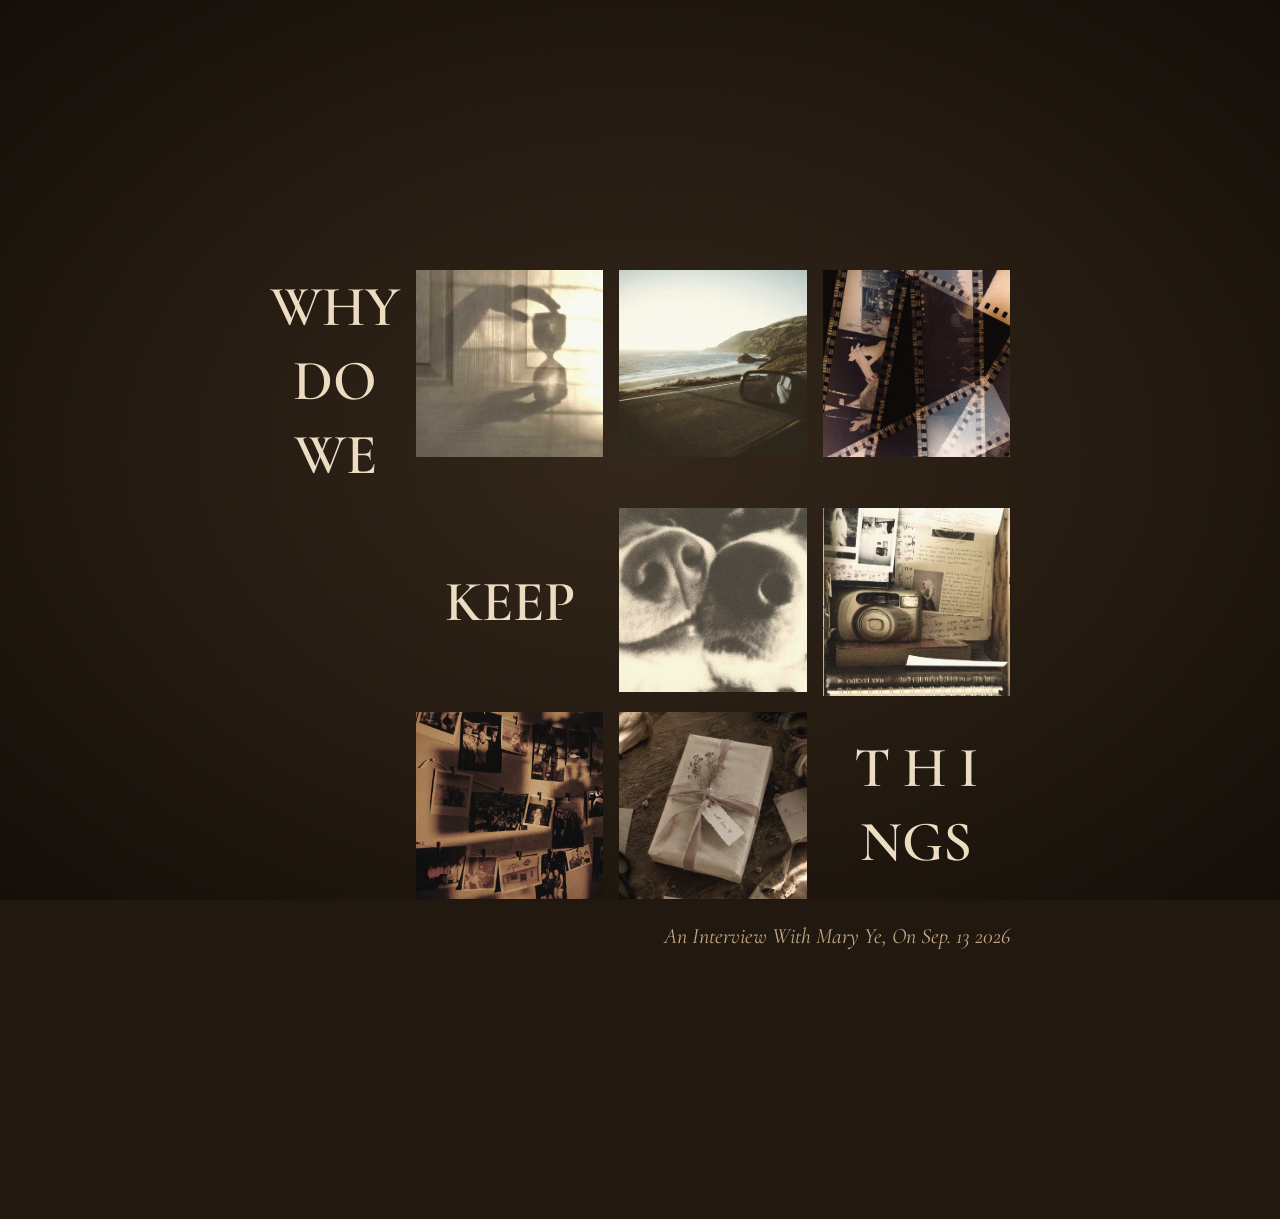
<file: index.html>
<!DOCTYPE html>
<html lang="en">
<head>
  <meta charset="UTF-8">
  <meta name="viewport" content="width=device-width, initial-scale=1.0">
  <title>Why Do We Keep Things, Interview with Mary</title>
  <link rel="stylesheet" href="style.css">
</head>

<body class="home">
  <div class="gallery">

    <div class="text-cell">WHY<br>DO<br>WE</div>

    <a href="legacy.html">
      <img src="legacy.jpg" alt="legacy">
    </a>
    <a href="travel.html">
      <img src="travel.jpg" alt="travel">
    </a>
    <a href="digital archive.html">
      <img src="digital archive.jpg" alt="digital archive">
    </a>

    <div class="spacer"></div>
    <div class="text-cell" style="justify-content:center;">KEEP</div>

    <a href="pets.html">
      <img src="pets.jpg" alt="pets">
    </a>
    <a href="why.html">
      <img src="why.jpg" alt="why">
    </a>

    <div class="spacer"></div>

    <a href="intimate memory.html">
      <img src="intimate momory.jpg" alt="Intimate Memory">
    </a>
    <a href="gift.html">
      <img src="gift.jpg" alt="gift">
    </a>

    <div class="text-cell" style="justify-content:center;">T&nbsp;H&nbsp;I<br>NGS</div>

  </div>
  <div class="caption">An Interview With Mary Ye, On Sep. 13 2026</div>
</body>
</html>
</file>
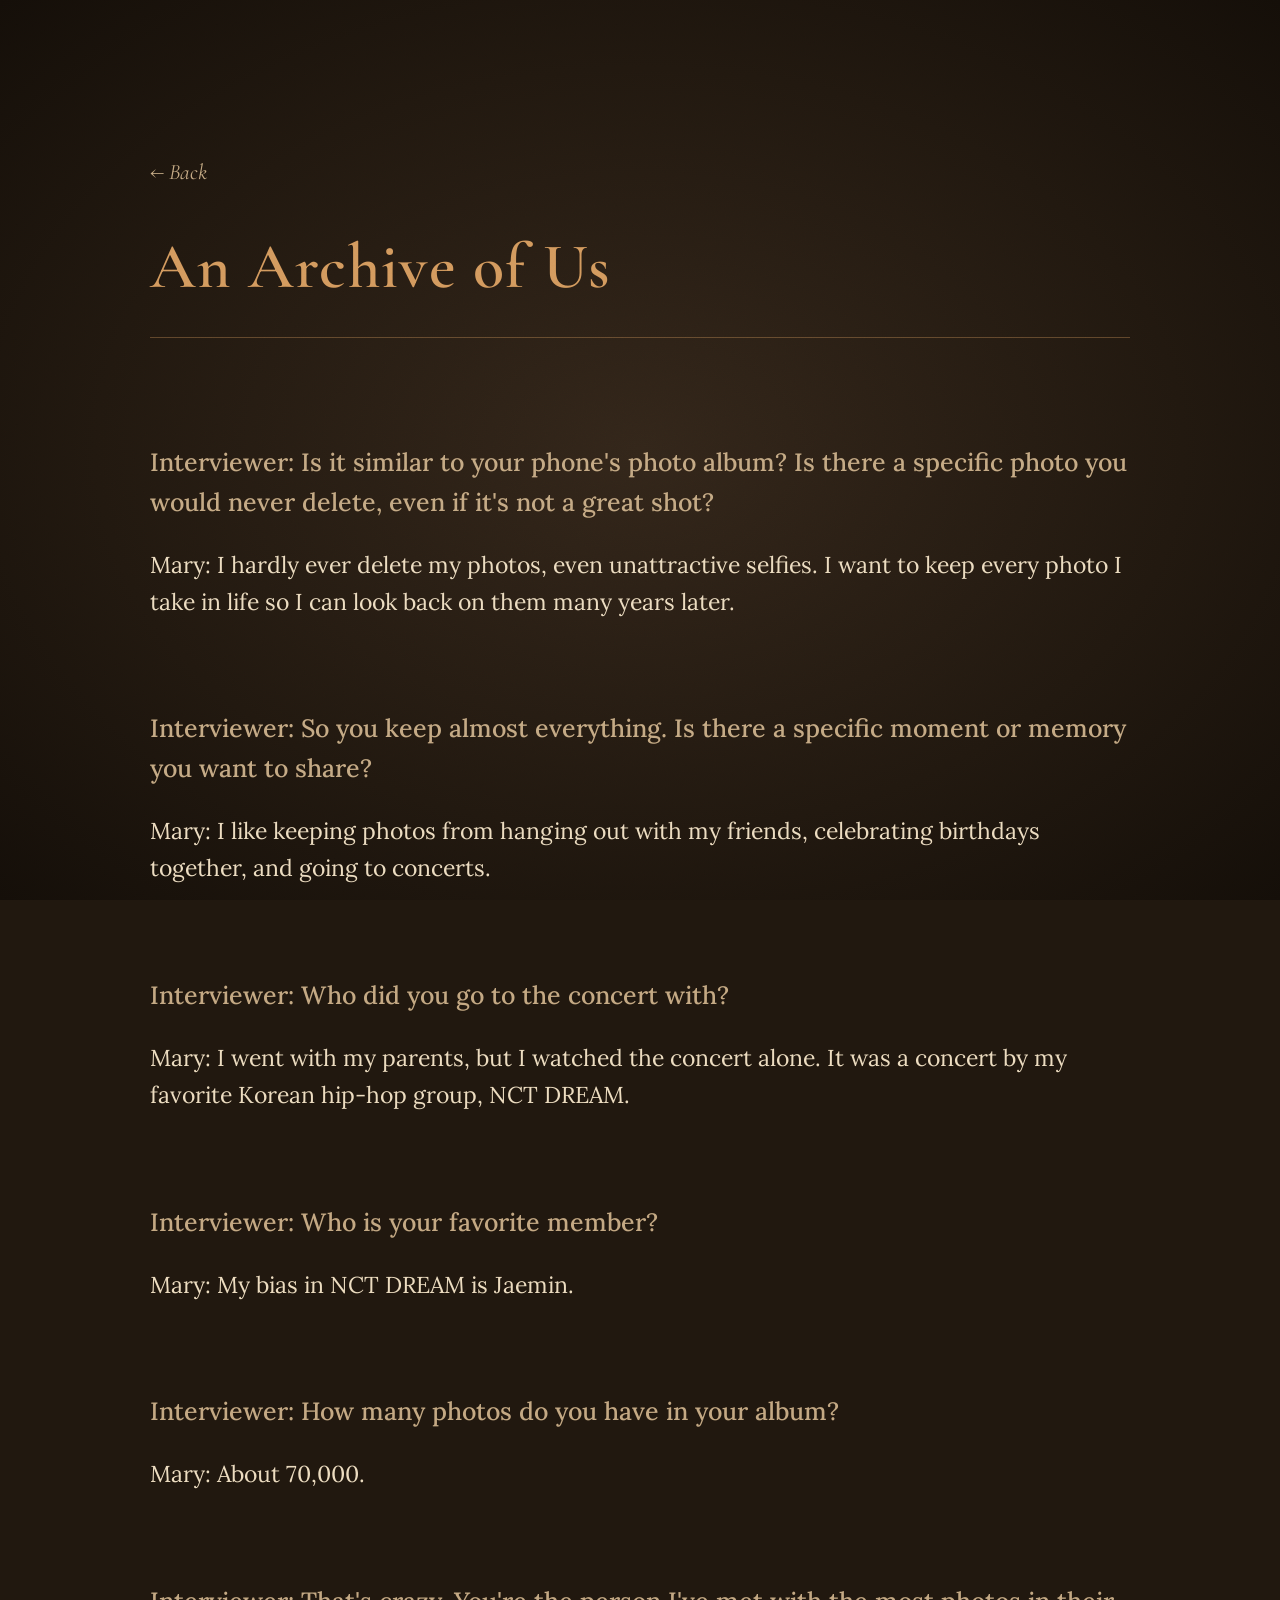
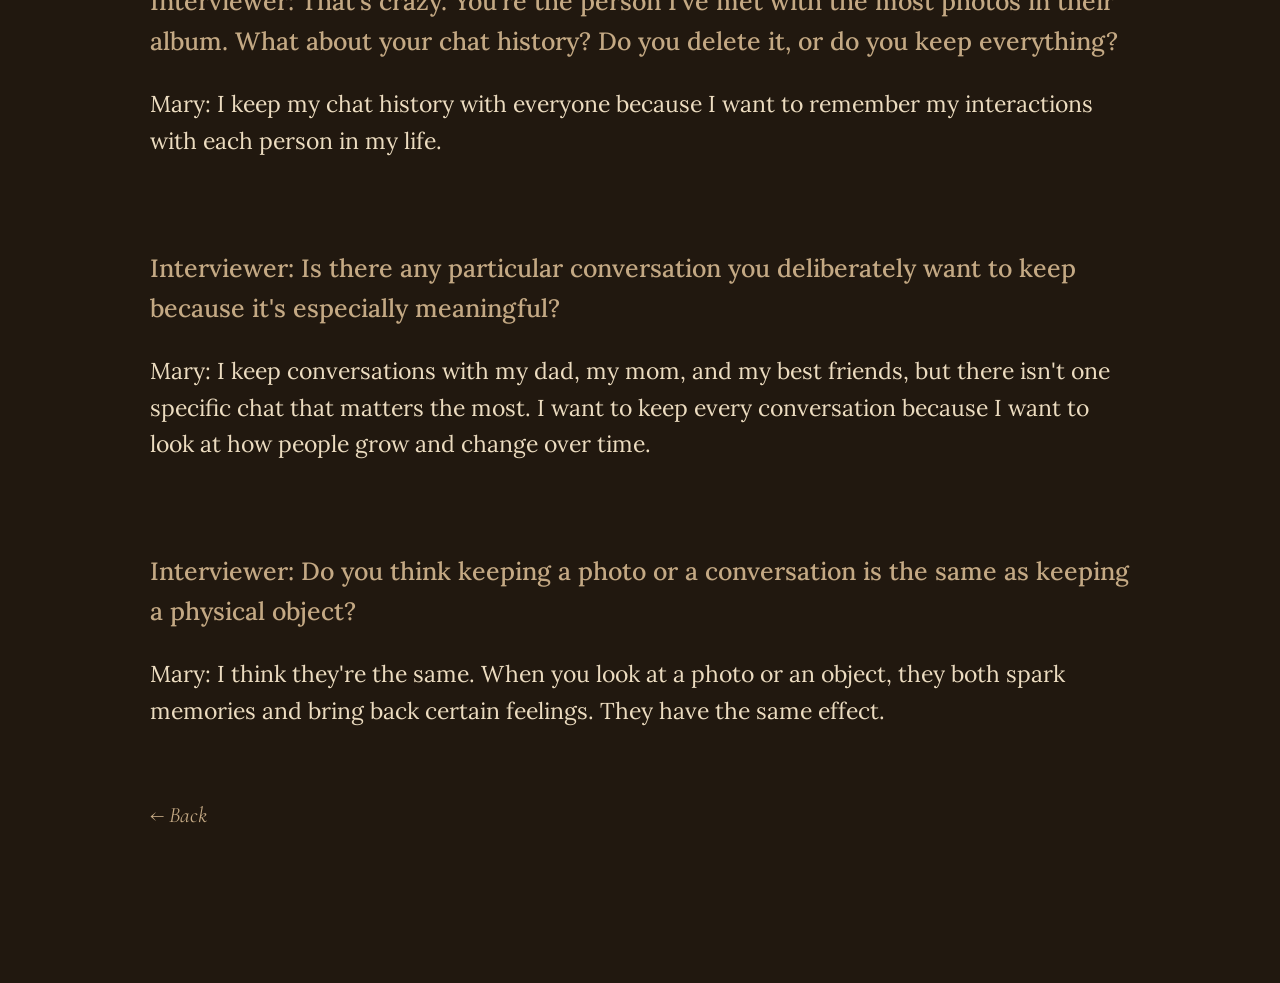
<file: digital archive.html>
<!DOCTYPE html>
<html lang="en">
<head>
  <meta charset="UTF-8">
  <meta name="viewport" content="width=device-width, initial-scale=1.0">
  <title>digital archive</title>
  <link rel="stylesheet" href="style.css">
</head>

<body class="interview">
  <a class="back" href="index.html">&larr; Back</a>
  <h1>An Archive of Us</h1>
  <br>
  <p class="q">Interviewer: Is it similar to your phone's photo album? Is there a specific photo you would never delete, even if it's not a great shot?</p>
  <p class="a">Mary: I hardly ever delete my photos, even unattractive selfies. I want to keep every photo I take in life so I can look back on them many years later.</p>
  <br>
  <p class="q">Interviewer: So you keep almost everything. Is there a specific moment or memory you want to share?</p>
  <p class="a">Mary: I like keeping photos from hanging out with my friends, celebrating birthdays together, and going to concerts.</p>
  <br>
  <p class="q">Interviewer: Who did you go to the concert with?</p>
  <p class="a">Mary: I went with my parents, but I watched the concert alone. It was a concert by my favorite Korean hip-hop group, NCT DREAM.</p>
  <br>
  <p class="q">Interviewer: Who is your favorite member?</p>
  <p class="a">Mary: My bias in NCT DREAM is Jaemin.</p>
  <br>
  <p class="q">Interviewer: How many photos do you have in your album?</p>
  <p class="a">Mary: About 70,000.</p>
  <br>
  <p class="q">Interviewer: That's crazy. You're the person I've met with the most photos in their album. What about your chat history? Do you delete it, or do you keep everything?</p>
  <p class="a">Mary: I keep my chat history with everyone because I want to remember my interactions with each person in my life.</p>
  <br>
  <p class="q">Interviewer: Is there any particular conversation you deliberately want to keep because it's especially meaningful?</p>
  <p class="a">Mary: I keep conversations with my dad, my mom, and my best friends, but there isn't one specific chat that matters the most. I want to keep every conversation because I want to look at how people grow and change over time.</p>
  <br>
  <p class="q">Interviewer: Do you think keeping a photo or a conversation is the same as keeping a physical object?</p>
  <p class="a">Mary: I think they're the same. When you look at a photo or an object, they both spark memories and bring back certain feelings. They have the same effect.</p>
  <br>
  <a class="back" href="index.html">&larr; Back</a>
</body>
</html>
</file>
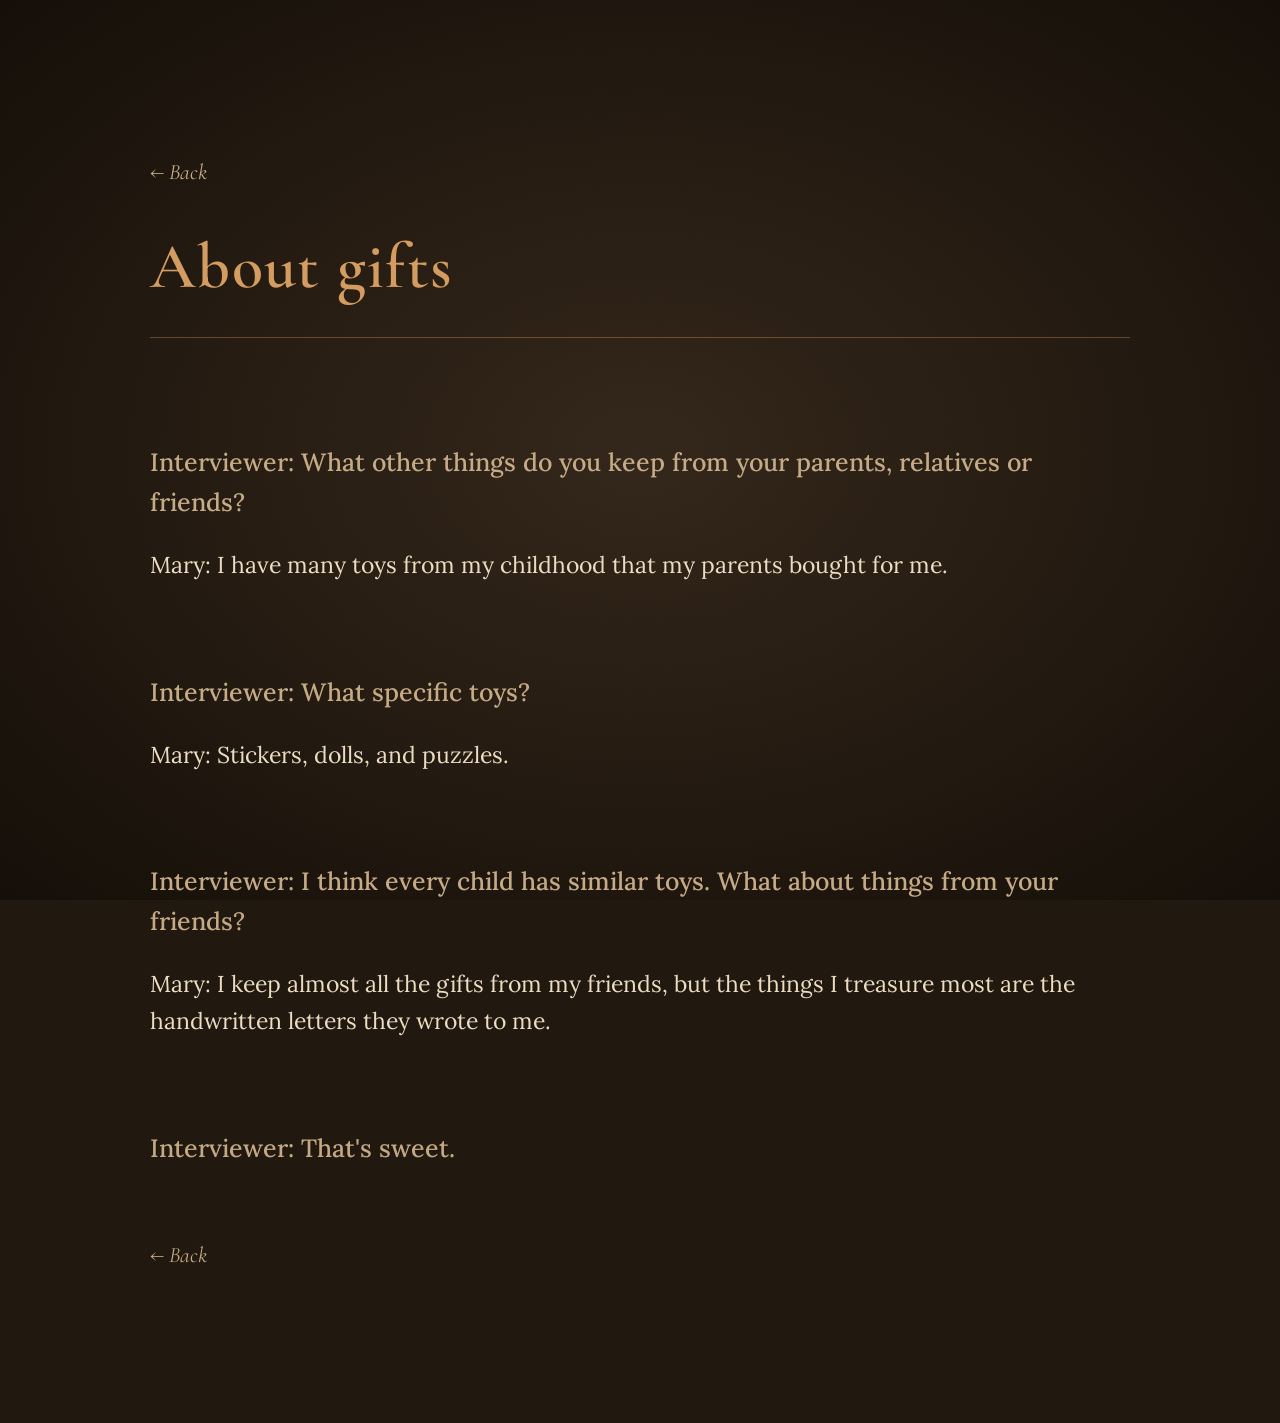
<file: gift.html>
<!DOCTYPE html>
<html lang="en">
<head>
  <meta charset="UTF-8">
  <meta name="viewport" content="width=device-width, initial-scale=1.0">
  <title>About gifts</title>
  <link rel="stylesheet" href="style.css">
</head>

<body class="interview">
  <a class="back" href="index.html">&larr; Back</a>
  <h1>About gifts</h1>
  <br>
  <p class="q">Interviewer: What other things do you keep from your parents, relatives or friends?</p>
  <p class="a">Mary: I have many toys from my childhood that my parents bought for me.</p>
  <br>
  <p class="q">Interviewer: What specific toys?</p>
  <p class="a">Mary: Stickers, dolls, and puzzles.</p>
  <br>
  <p class="q">Interviewer: I think every child has similar toys. What about things from your friends?</p>
  <p class="a">Mary: I keep almost all the gifts from my friends, but the things I treasure most are the handwritten letters they wrote to me.</p>
  <br>
  <p class="q">Interviewer: That's sweet.</p>
  <br>
  <a class="back" href="index.html">&larr; Back</a>
</body>
</html>
</file>
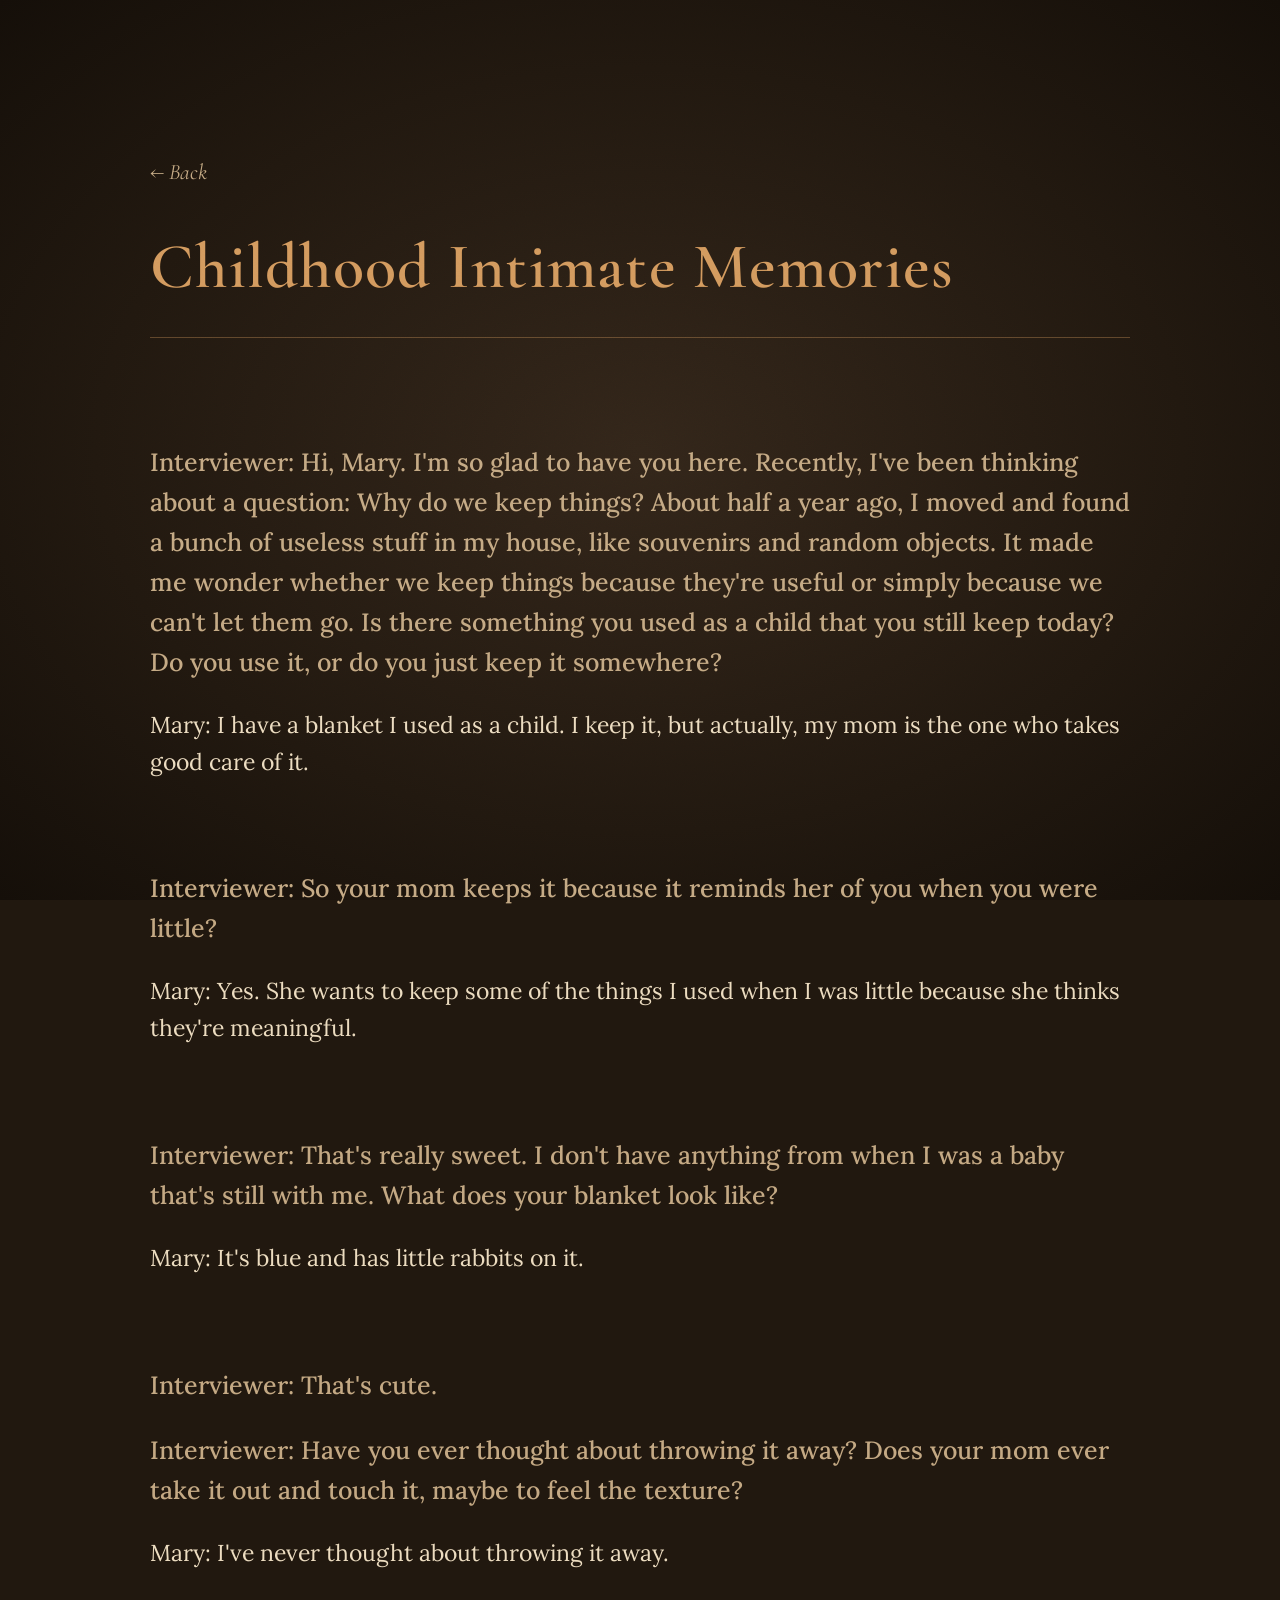
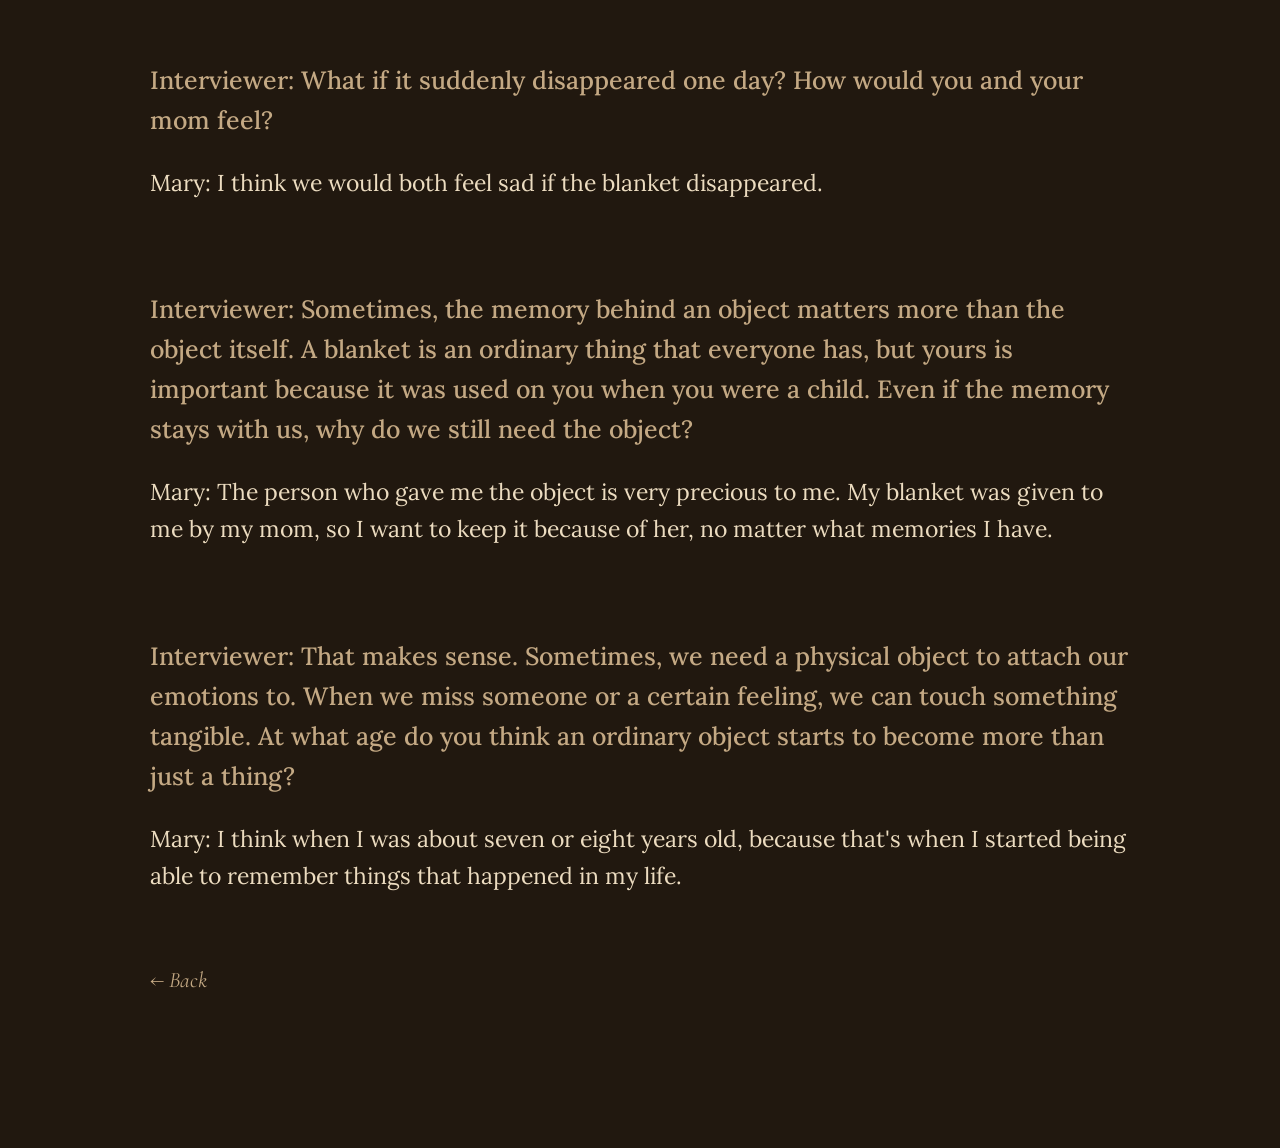
<file: intimate memory.html>
<!DOCTYPE html>
<html lang="en">
<head>
  <meta charset="UTF-8">
  <meta name="viewport" content="width=device-width, initial-scale=1.0">
  <title>Childhood Intimate Memories</title>
  <link rel="stylesheet" href="style.css">
</head>

<body class="interview">
  <a class="back" href="index.html">&larr; Back</a>
  <h1>Childhood Intimate Memories</h1>
  <br>
  <p class="q">Interviewer: Hi, Mary. I'm so glad to have you here. Recently, I've been thinking about a question: Why do we keep things? About half a year ago, I moved and found a bunch of useless stuff in my house, like souvenirs and random objects. It made me wonder whether we keep things because they're useful or simply because we can't let them go. Is there something you used as a child that you still keep today? Do you use it, or do you just keep it somewhere?</p>
  <p class="a">Mary: I have a blanket I used as a child. I keep it, but actually, my mom is the one who takes good care of it.</p>
  <br>
  <p class="q">Interviewer: So your mom keeps it because it reminds her of you when you were little?</p>
  <p class="a">Mary: Yes. She wants to keep some of the things I used when I was little because she thinks they're meaningful.</p>
  <br>
  <p class="q">Interviewer: That's really sweet. I don't have anything from when I was a baby that's still with me. What does your blanket look like?</p>
  <p class="a">Mary: It's blue and has little rabbits on it.</p>
  <br>
  <p class="q">Interviewer: That's cute.</p>
  <p class="q">Interviewer: Have you ever thought about throwing it away? Does your mom ever take it out and touch it, maybe to feel the texture?</p>
  <p class="a">Mary: I've never thought about throwing it away.</p>
  <br>
  <p class="q">Interviewer: What if it suddenly disappeared one day? How would you and your mom feel?</p>
  <p class="a">Mary: I think we would both feel sad if the blanket disappeared.</p>
  <br>
  <p class="q">Interviewer: Sometimes, the memory behind an object matters more than the object itself. A blanket is an ordinary thing that everyone has, but yours is important because it was used on you when you were a child. Even if the memory stays with us, why do we still need the object?</p>
  <p class="a">Mary: The person who gave me the object is very precious to me. My blanket was given to me by my mom, so I want to keep it because of her, no matter what memories I have.</p>
  <br>
  <p class="q">Interviewer: That makes sense. Sometimes, we need a physical object to attach our emotions to. When we miss someone or a certain feeling, we can touch something tangible. At what age do you think an ordinary object starts to become more than just a thing?</p>
  <p class="a">Mary: I think when I was about seven or eight years old, because that's when I started being able to remember things that happened in my life.</p>
  <br>
  <a class="back" href="index.html">&larr; Back</a>
</body>
</html>
</file>
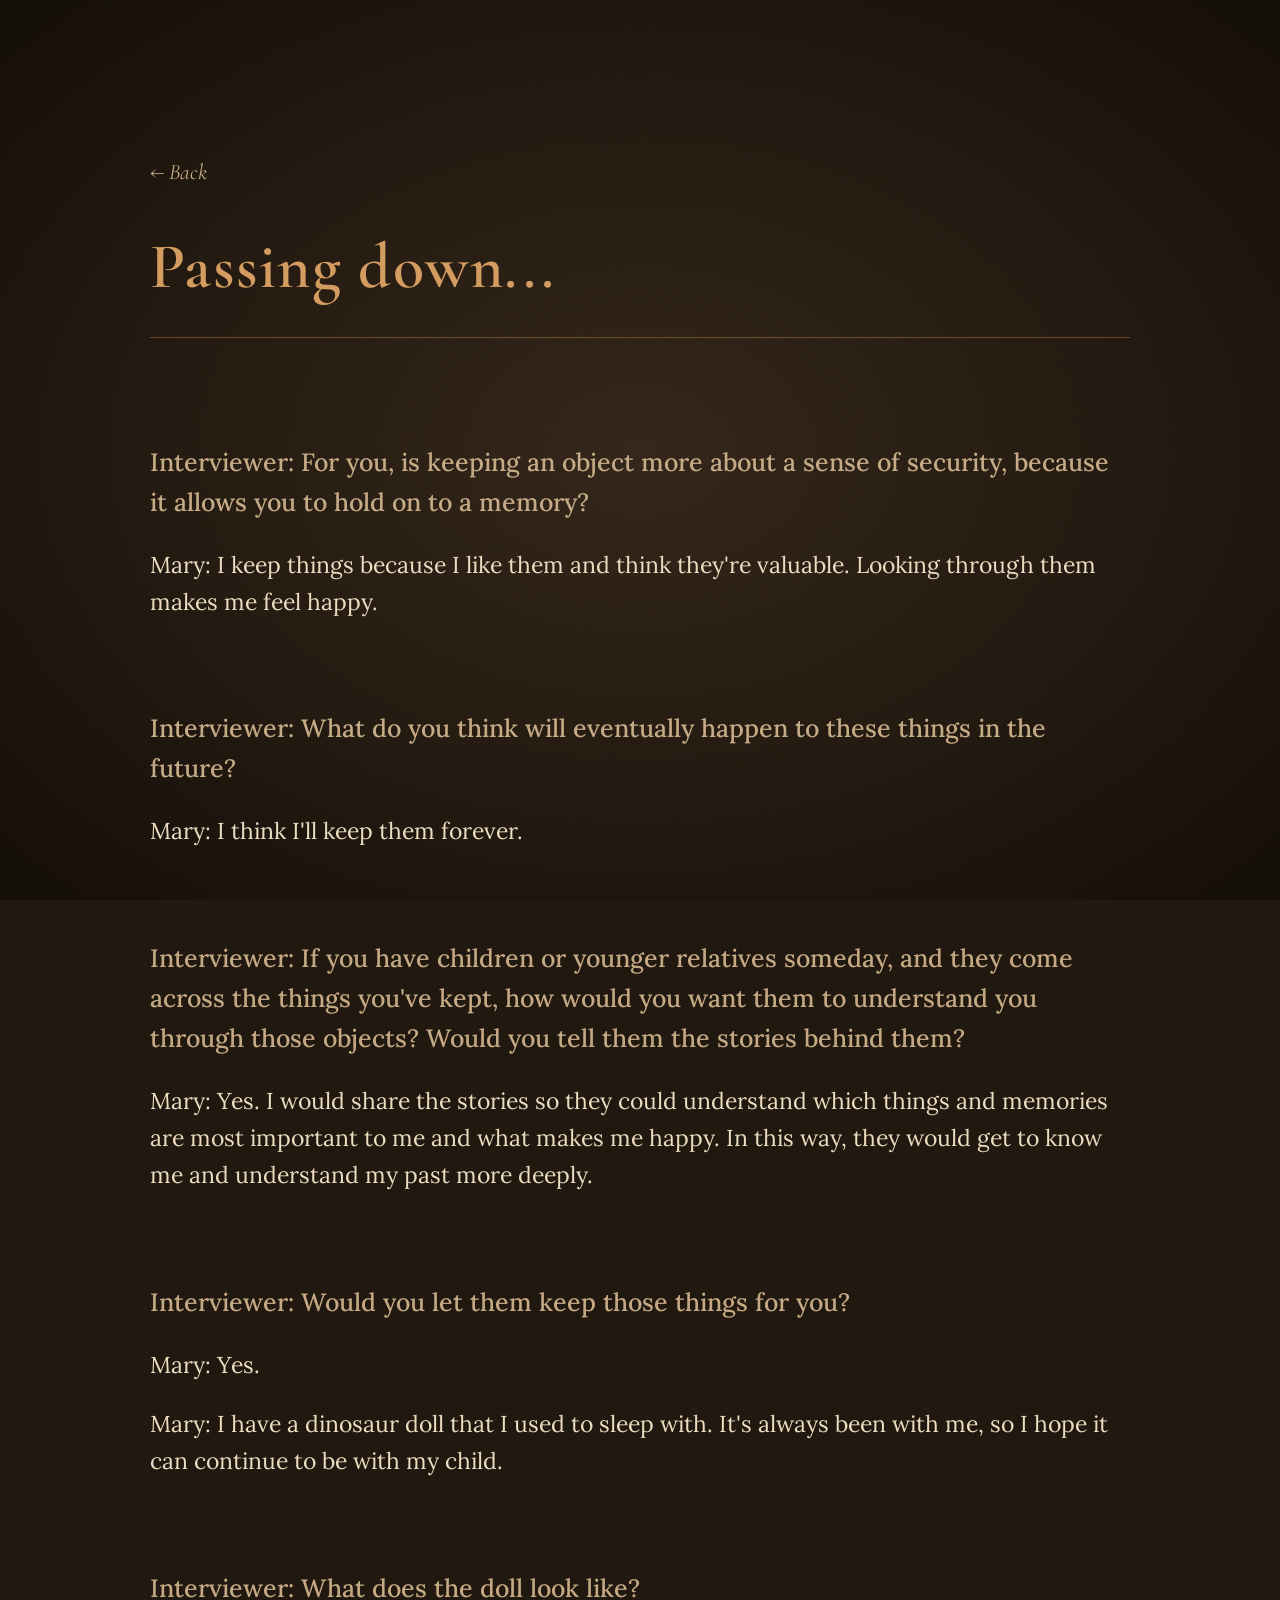
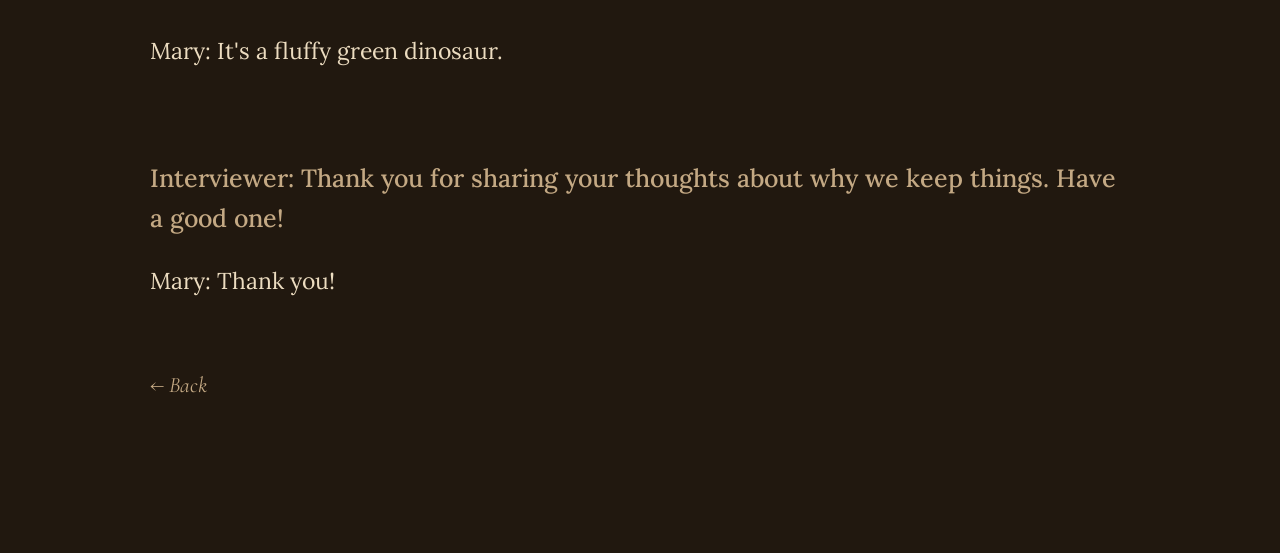
<file: legacy.html>
<!DOCTYPE html>
<html lang="en">
<head>
  <meta charset="UTF-8">
  <meta name="viewport" content="width=device-width, initial-scale=1.0">
  <title>legacy</title>
  <link rel="stylesheet" href="style.css">
</head>

<body class="interview">
  <a class="back" href="index.html">&larr; Back</a>
  <h1>Passing down...</h1>
  <br>
  <p class="q">Interviewer: For you, is keeping an object more about a sense of security, because it allows you to hold on to a memory?</p>
  <p class="a">Mary: I keep things because I like them and think they're valuable. Looking through them makes me feel happy.</p>
  <br>
  <p class="q">Interviewer: What do you think will eventually happen to these things in the future?</p>
  <p class="a">Mary: I think I'll keep them forever.</p>
  <br>
  <p class="q">Interviewer: If you have children or younger relatives someday, and they come across the things you've kept, how would you want them to understand you through those objects? Would you tell them the stories behind them?</p>
  <p class="a">Mary: Yes. I would share the stories so they could understand which things and memories are most important to me and what makes me happy. In this way, they would get to know me and understand my past more deeply.</p>
  <br>
  <p class="q">Interviewer: Would you let them keep those things for you?</p>
  <p class="a">Mary: Yes.</p>
  <p class="a">Mary: I have a dinosaur doll that I used to sleep with. It's always been with me, so I hope it can continue to be with my child.</p>
  <br>
  <p class="q">Interviewer: What does the doll look like?</p>
  <p class="a">Mary: It's a fluffy green dinosaur.</p>
  <br>
  <p class="q">Interviewer: Thank you for sharing your thoughts about why we keep things. Have a good one!</p>
  <p class="a">Mary: Thank you!</p>
  <br>
  <a class="back" href="index.html">&larr; Back</a>
</body>
</html>
</file>
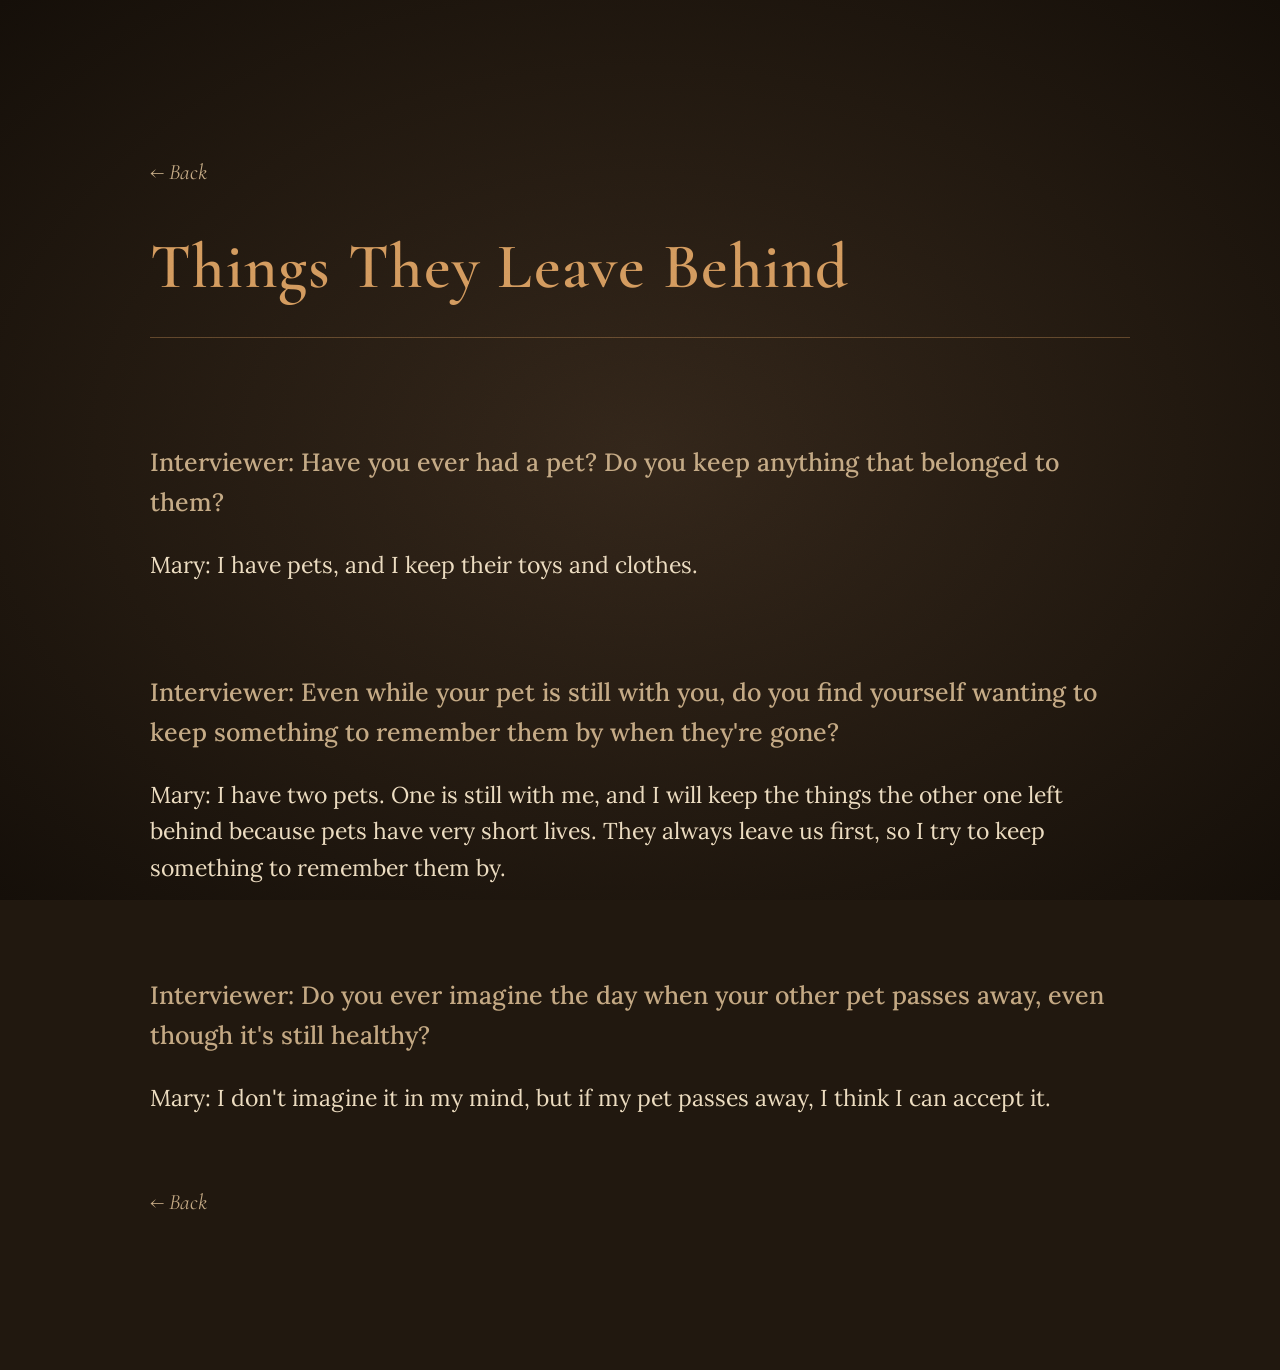
<file: pets.html>
<!DOCTYPE html>
<html lang="en">
<head>
  <meta charset="UTF-8">
  <meta name="viewport" content="width=device-width, initial-scale=1.0">
  <title>pets</title>
  <link rel="stylesheet" href="style.css">
</head>

<body class="interview">
  <a class="back" href="index.html">&larr; Back</a>
  <h1>Things They Leave Behind</h1>
  <br>
  <p class="q">Interviewer: Have you ever had a pet? Do you keep anything that belonged to them?</p>
  <p class="a">Mary: I have pets, and I keep their toys and clothes.</p>
  <br>
  <p class="q">Interviewer: Even while your pet is still with you, do you find yourself wanting to keep something to remember them by when they're gone?</p>
  <p class="a">Mary: I have two pets. One is still with me, and I will keep the things the other one left behind because pets have very short lives. They always leave us first, so I try to keep something to remember them by.</p>
  <br>
  <p class="q">Interviewer: Do you ever imagine the day when your other pet passes away, even though it's still healthy?</p>
  <p class="a">Mary: I don't imagine it in my mind, but if my pet passes away, I think I can accept it.</p>
  <br>
  <a class="back" href="index.html">&larr; Back</a>
</body>
</html>
</file>
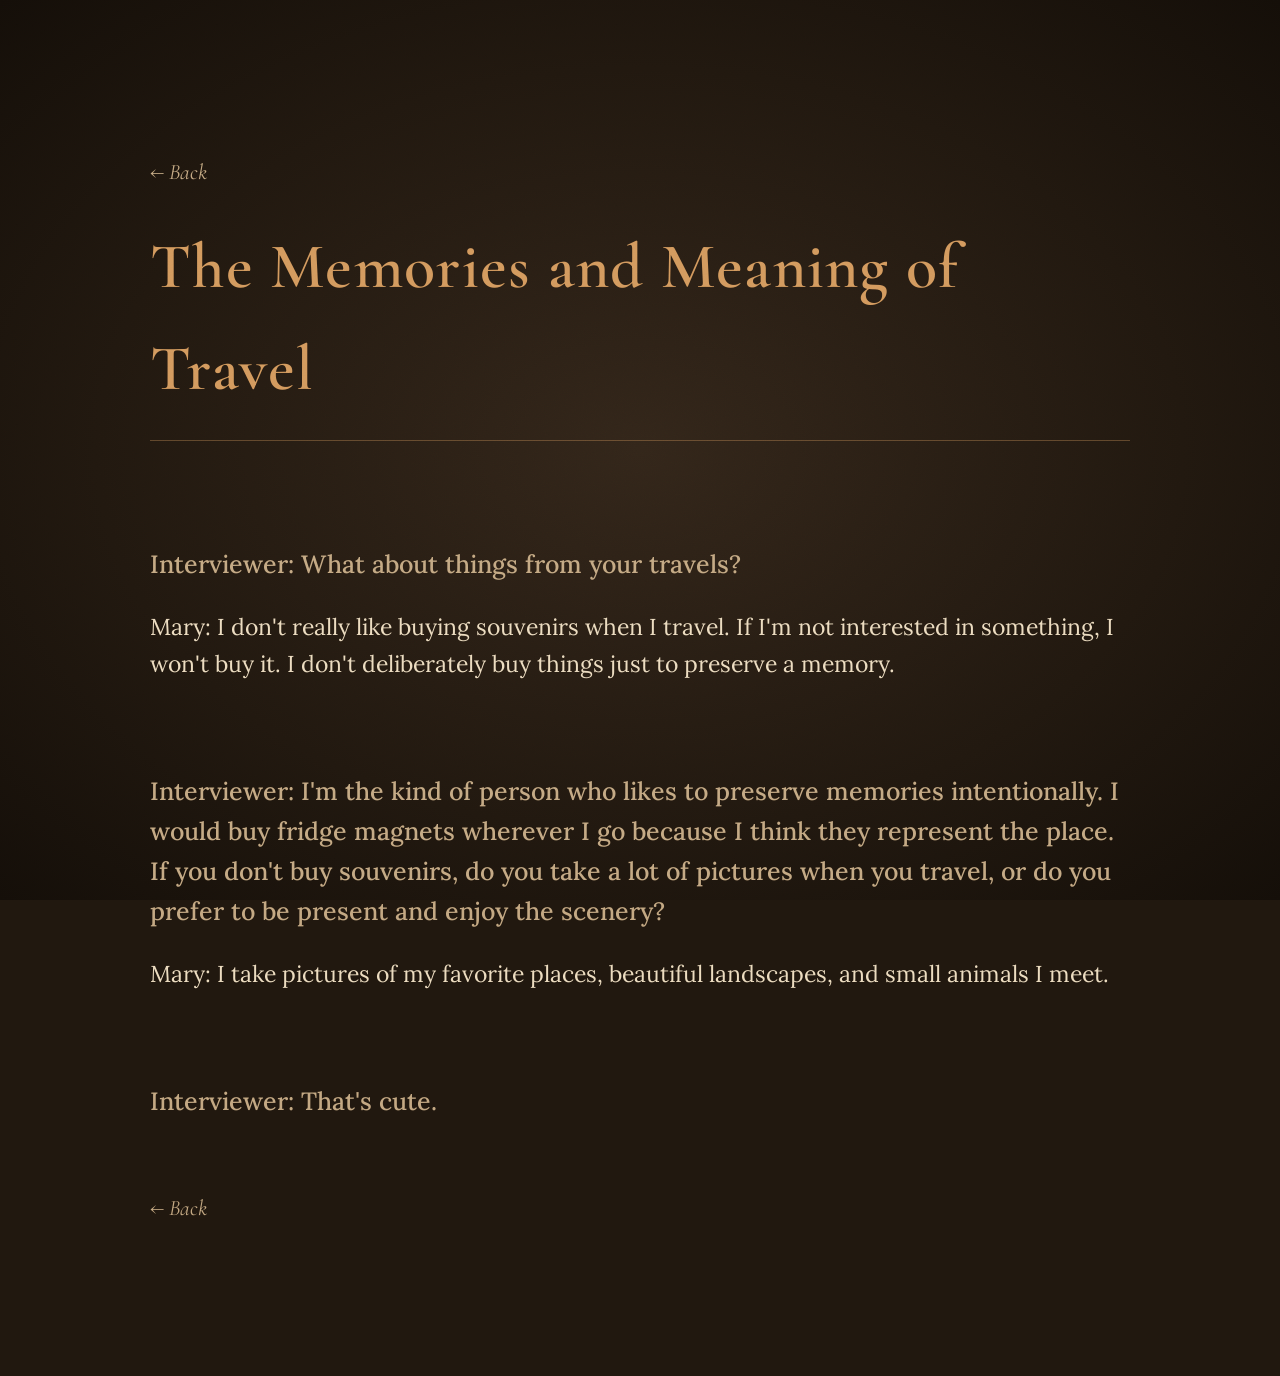
<file: travel.html>
<!DOCTYPE html>
<html lang="en">
<head>
  <meta charset="UTF-8">
  <meta name="viewport" content="width=device-width, initial-scale=1.0">
  <title>travel</title>
  <link rel="stylesheet" href="style.css">
</head>

<body class="interview">
  <a class="back" href="index.html">&larr; Back</a>
  <h1>The Memories and Meaning of Travel</h1>
  <br>
  <p class="q">Interviewer: What about things from your travels?</p>
  <p class="a">Mary: I don't really like buying souvenirs when I travel. If I'm not interested in something, I won't buy it. I don't deliberately buy things just to preserve a memory.</p>
  <br>
  <p class="q">Interviewer: I'm the kind of person who likes to preserve memories intentionally. I would buy fridge magnets wherever I go because I think they represent the place. If you don't buy souvenirs, do you take a lot of pictures when you travel, or do you prefer to be present and enjoy the scenery?</p>
  <p class="a">Mary: I take pictures of my favorite places, beautiful landscapes, and small animals I meet.</p>
  <br>
  <p class="q">Interviewer: That's cute.</p>
  <br>
  <a class="back" href="index.html">&larr; Back</a>
</body>
</html>
</file>
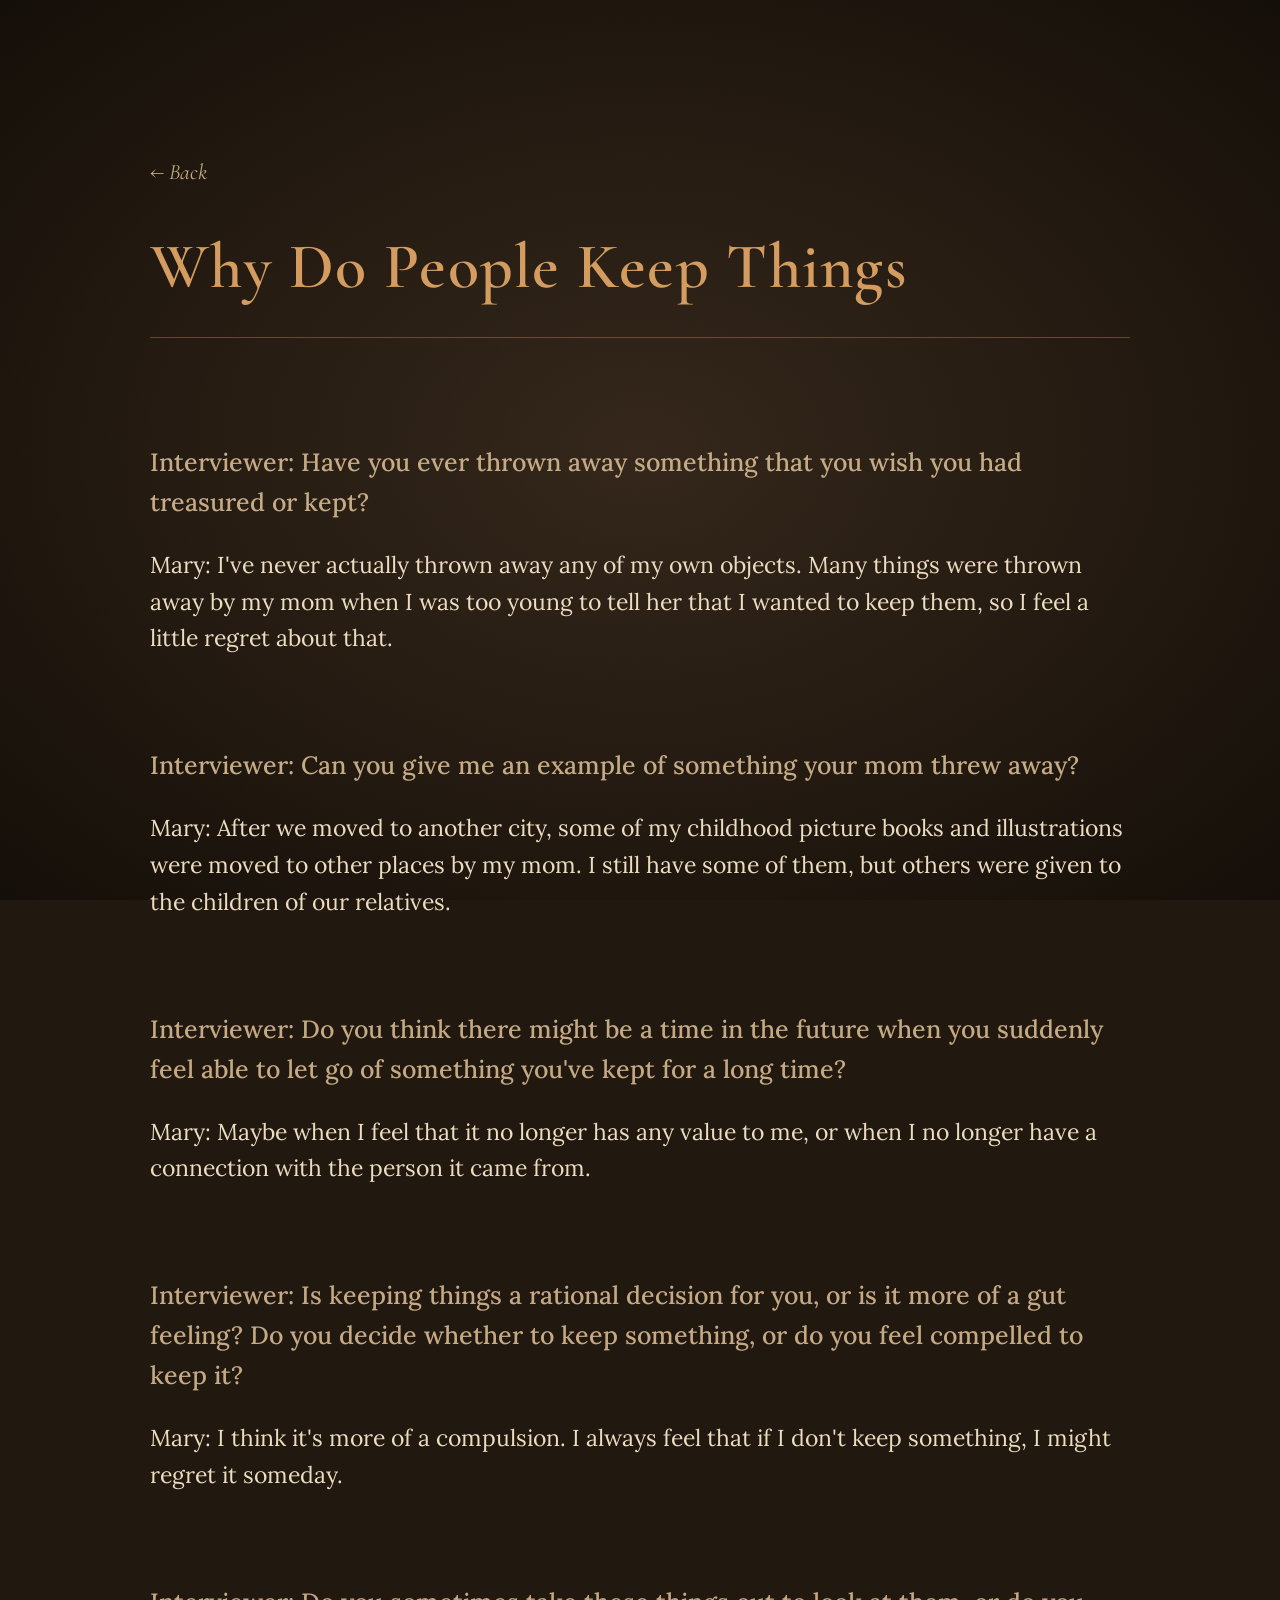
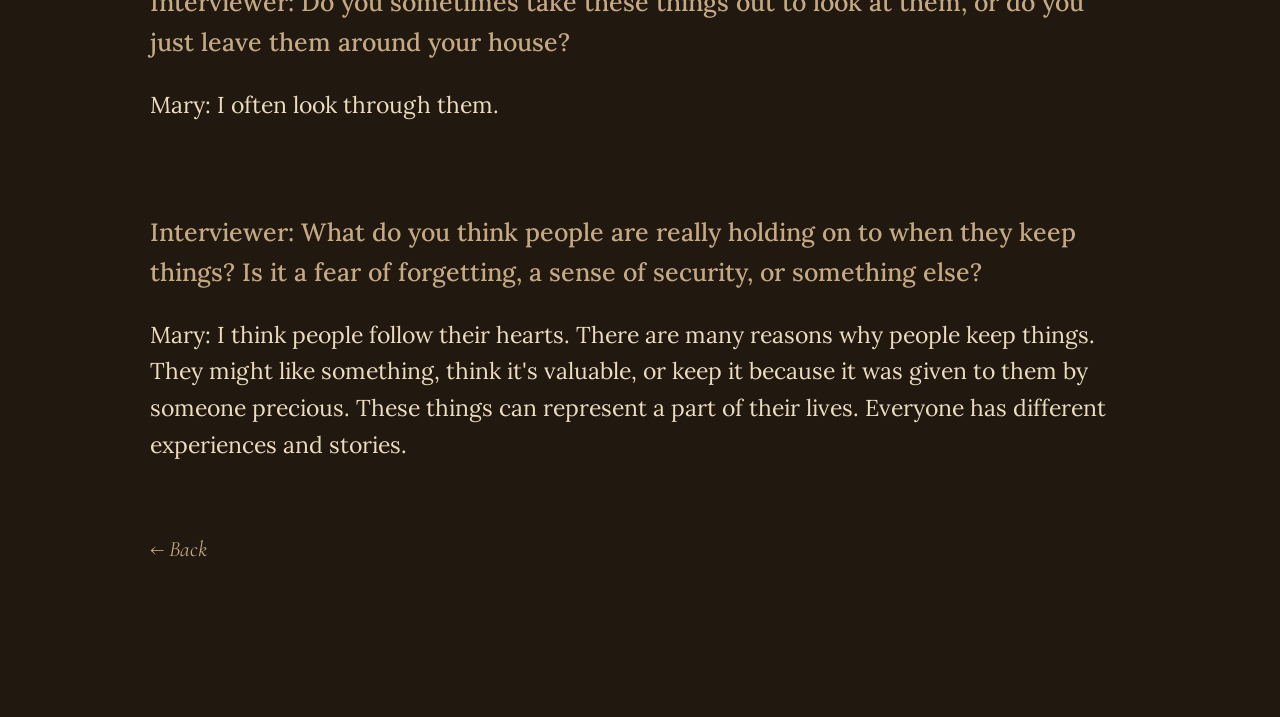
<file: why.html>
<!DOCTYPE html>
<html lang="en">
<head>
  <meta charset="UTF-8">
  <meta name="viewport" content="width=device-width, initial-scale=1.0">
  <title>why</title>
  <link rel="stylesheet" href="style.css">
</head>

<body class="interview">
  <a class="back" href="index.html">&larr; Back</a>
  <h1>Why Do People Keep Things</h1>
  <br>
  <p class="q">Interviewer: Have you ever thrown away something that you wish you had treasured or kept?</p>
  <p class="a">Mary: I've never actually thrown away any of my own objects. Many things were thrown away by my mom when I was too young to tell her that I wanted to keep them, so I feel a little regret about that.</p>
  <br>
  <p class="q">Interviewer: Can you give me an example of something your mom threw away?</p>
  <p class="a">Mary: After we moved to another city, some of my childhood picture books and illustrations were moved to other places by my mom. I still have some of them, but others were given to the children of our relatives.</p>
  <br>
  <p class="q">Interviewer: Do you think there might be a time in the future when you suddenly feel able to let go of something you've kept for a long time?</p>
  <p class="a">Mary: Maybe when I feel that it no longer has any value to me, or when I no longer have a connection with the person it came from.</p>
  <br>
  <p class="q">Interviewer: Is keeping things a rational decision for you, or is it more of a gut feeling? Do you decide whether to keep something, or do you feel compelled to keep it?</p>
  <p class="a">Mary: I think it's more of a compulsion. I always feel that if I don't keep something, I might regret it someday.</p>
  <br>
  <p class="q">Interviewer: Do you sometimes take these things out to look at them, or do you just leave them around your house?</p>
  <p class="a">Mary: I often look through them.</p>
  <br>
  <p class="q">Interviewer: What do you think people are really holding on to when they keep things? Is it a fear of forgetting, a sense of security, or something else?</p>
  <p class="a">Mary: I think people follow their hearts. There are many reasons why people keep things. They might like something, think it's valuable, or keep it because it was given to them by someone precious. These things can represent a part of their lives. Everyone has different experiences and stories.</p>
  <br>
  <a class="back" href="index.html">&larr; Back</a>
</body>
</html>
</file>
<file: style.css>
@import url('https://fonts.googleapis.com/css2?family=Cormorant+Garamond:ital,wght@0,500;0,600;1,500&family=Lora:ital,wght@0,400;0,500;1,400&display=swap');


:root {
  --bg:         #21180f;   
  --bg-light:   #33261a;   
  --bg-edge:    #140e08;   
  --text:       #ecdcc0;   
  --text-soft:  #c4a984;   
  --accent:     #d39a5e;   
  --line:       rgba(211, 154, 94, 0.35);
}


html {
  background: var(--bg);
}

body {
  background: radial-gradient(ellipse at center,
   var(--bg-light) 0%, var(--bg) 60%, var(--bg-edge) 100%) fixed;
  margin: 0;
  color: var(--text);
  font-family: 'Lora', Georgia, serif;
}

/* Film effct/texture */
body::after {
  content: "";
  position: fixed;
  inset: 0;
  pointer-events: none;
  opacity: 0.09;
  mix-blend-mode: overlay;
  background-image: url("data:image/svg+xml;utf8,<svg xmlns='http://www.w3.org/2000/svg' width='200' height='200'><filter id='n'><feTurbulence type='fractalNoise' baseFrequency='0.9' numOctaves='2' stitchTiles='stitch'/></filter><rect width='100%' height='100%' filter='url(%23n)'/></svg>");
}

a {
  color: var(--accent);
}

::selection {
  background: var(--accent);
  color: var(--bg);
}

.home {
  padding: 270px;
}

.gallery {
  display: grid;
  grid-template-columns: 0.5fr 1fr 1fr 1fr;
  gap: 16px;
}

.gallery img {
  width: 100%;
  display: block;
  /* fade when hover */
  filter: sepia(0.35) saturate(0.85) contrast(0.95);
  transition: filter 0.4s ease, transform 0.4s ease;
}

.gallery a:hover img {
  filter: none;
  transform: scale(1.03);
}

.gallery .text-cell {
  display: flex;
  align-items: center;
  justify-content: flex-end;
  color: var(--text);
  font-family: 'Cormorant Garamond', Georgia, serif;
  text-align: center;
  font-size: 57px;
  font-weight: 600;
  line-height: 1.3;
}

.caption {
  margin-top: 24px;
  font-family: 'Cormorant Garamond', Georgia, serif;
  color: var(--text-soft);
  font-style: italic;
  font-size: 22px;
  text-align: right;
}


.interview {
  padding: 150px;
  font-size: 25px;
  line-height: 1.6;
}

.interview h1 {
  margin: 0.4em 0 0.6em;
  font-family: 'Cormorant Garamond', Georgia, serif;
  color: var(--accent);
  font-weight: 600;
  font-size: 64px;
  letter-spacing: 0.02em;
  padding-bottom: 0.3em;
  border-bottom: 1px solid var(--line);
}


.q {
  font-weight: 500;
  color: var(--text-soft);
}


.a {
  font-weight: 400;
  font-size: 23px;
  color: var(--text);
}


.back {
  font-family: 'Cormorant Garamond', Georgia, serif;
  font-style: italic;
  font-size: 22px;
  color: var(--text-soft);
  text-decoration: none;
  transition: color 0.3s ease;
}

.back:hover {
  color: var(--accent);
}
</file>
